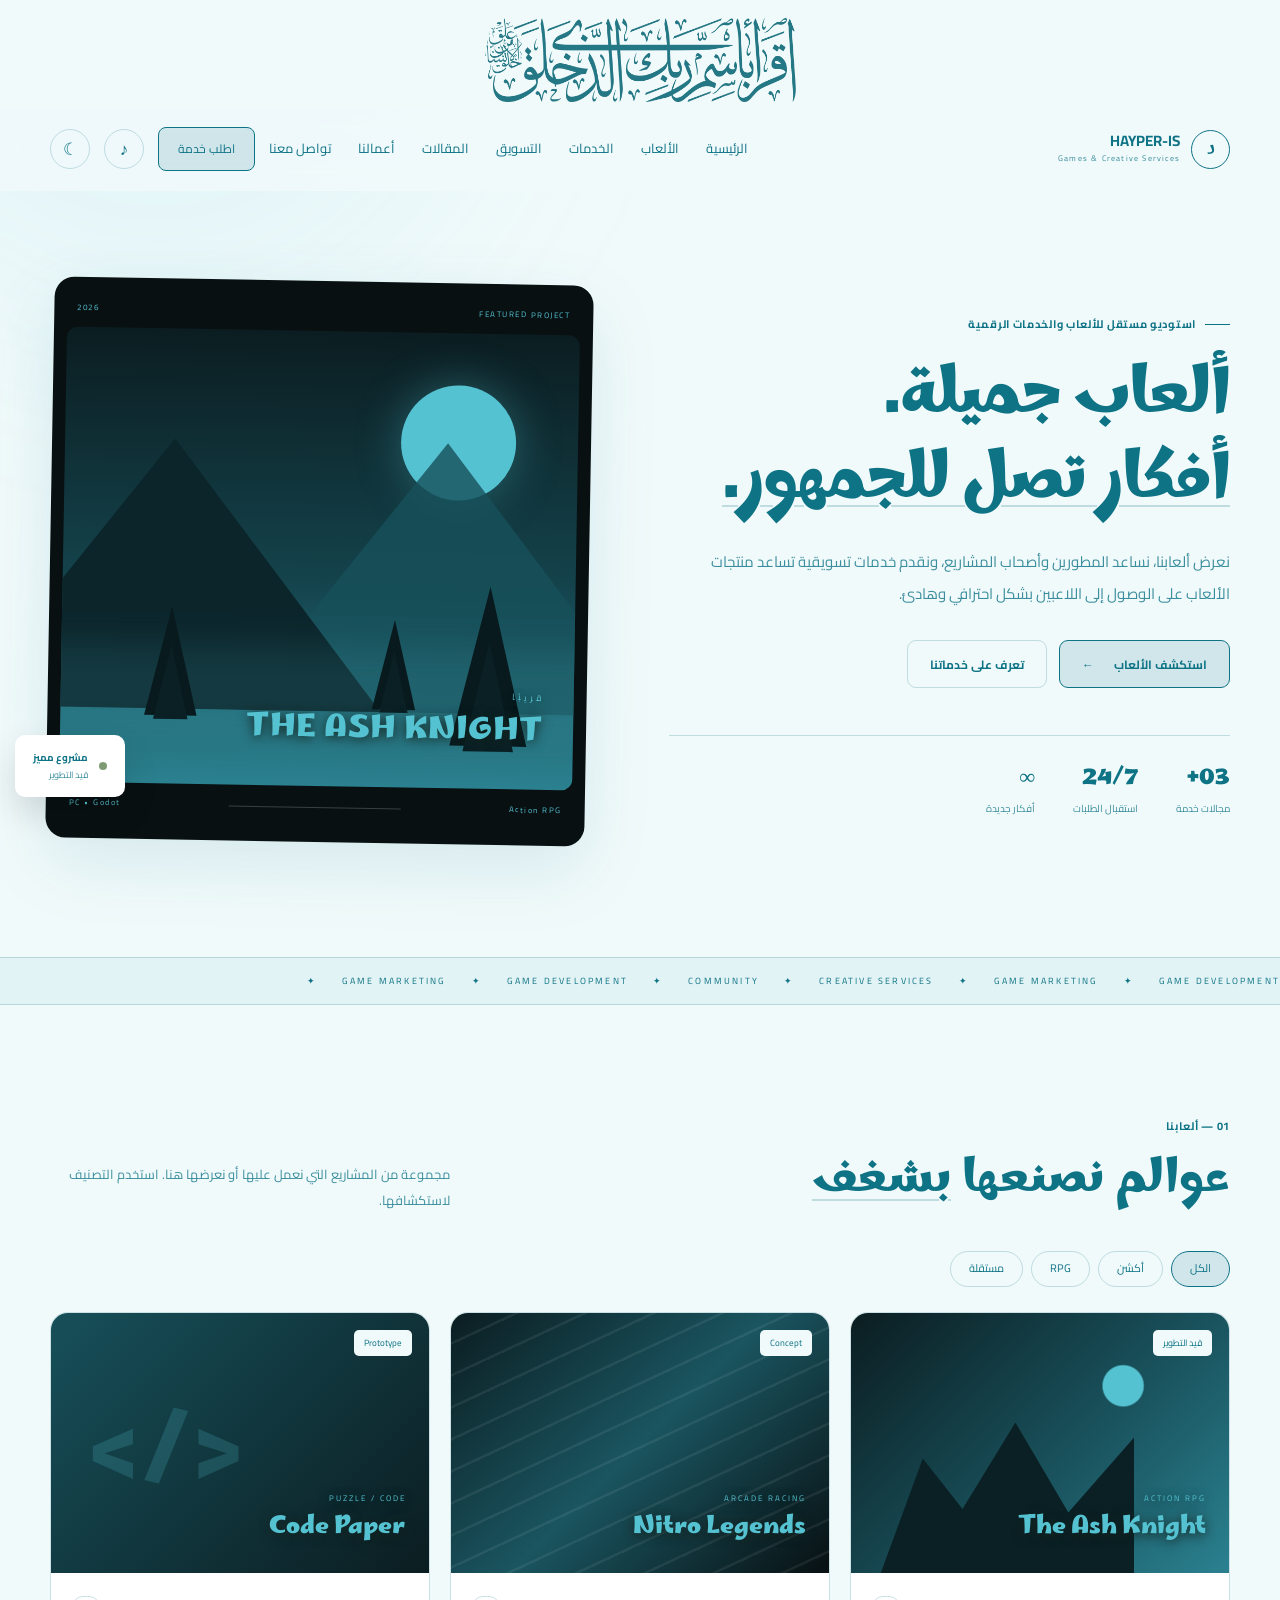
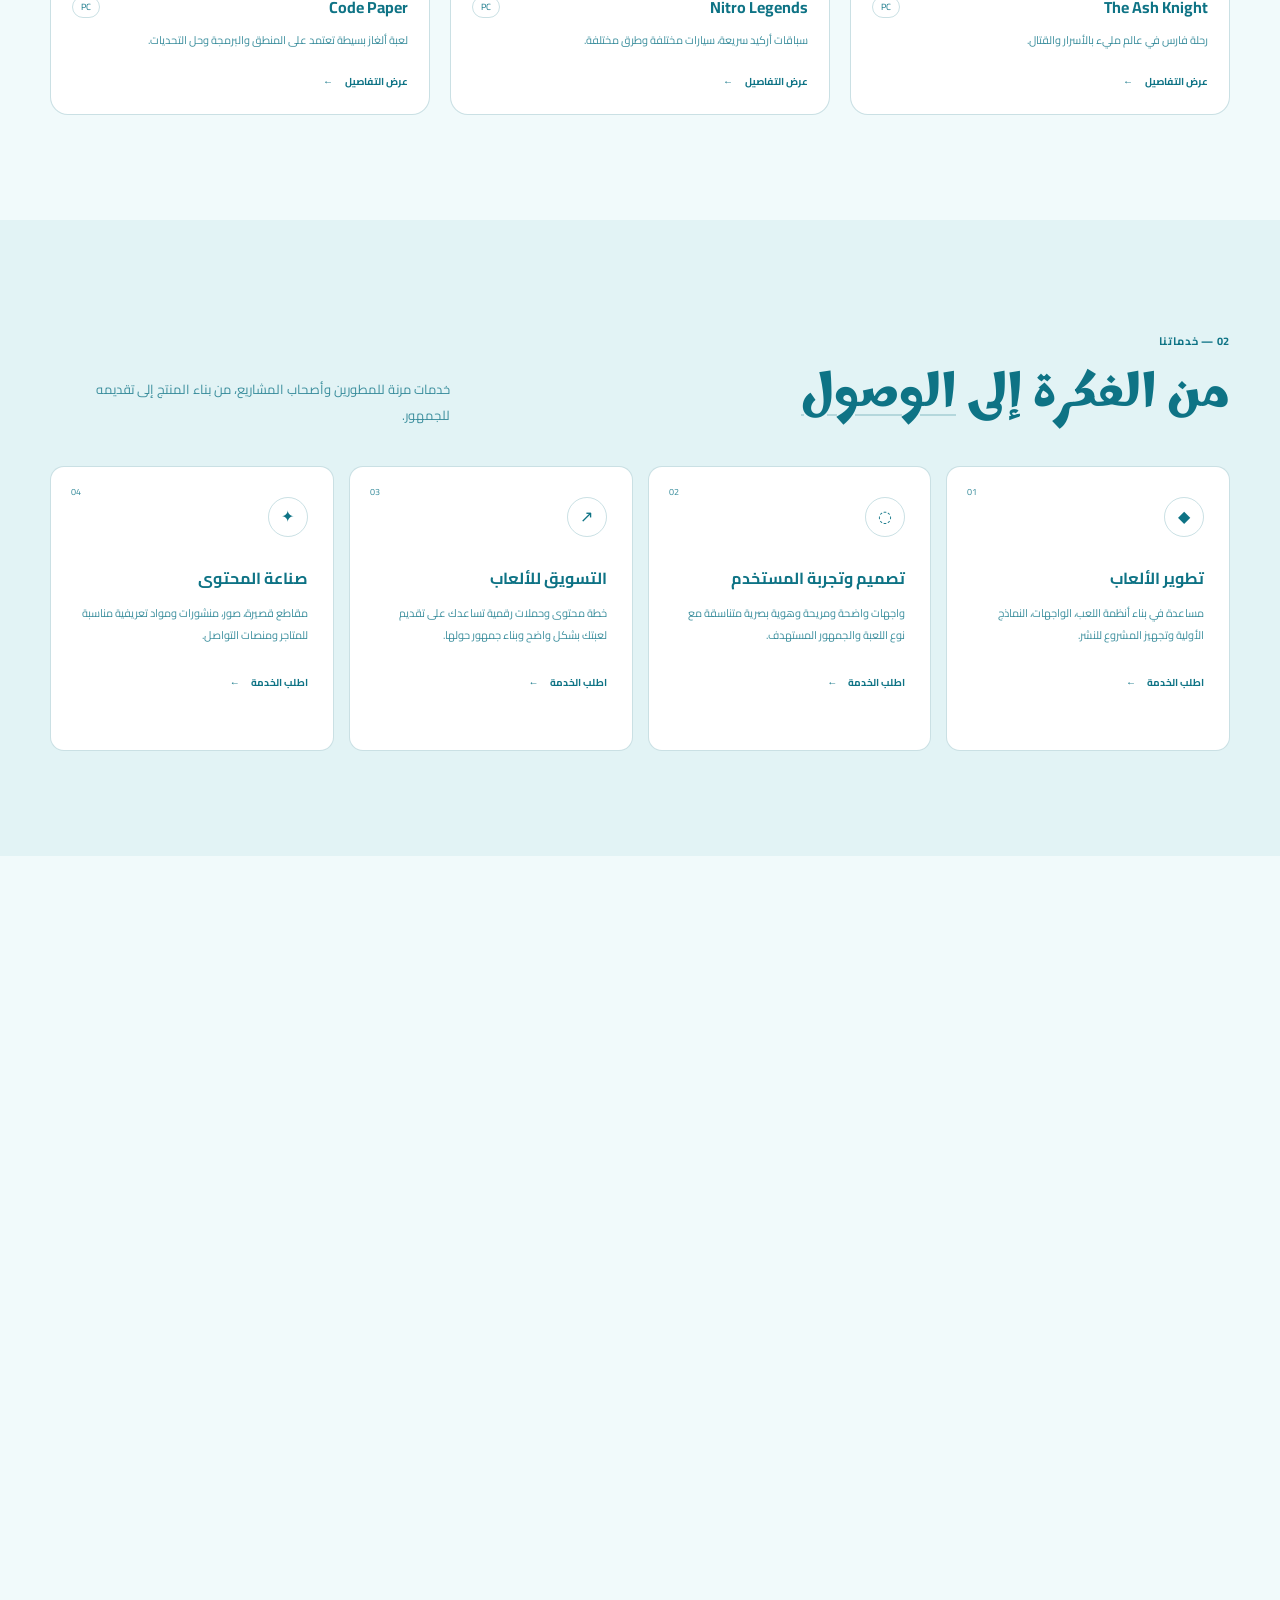
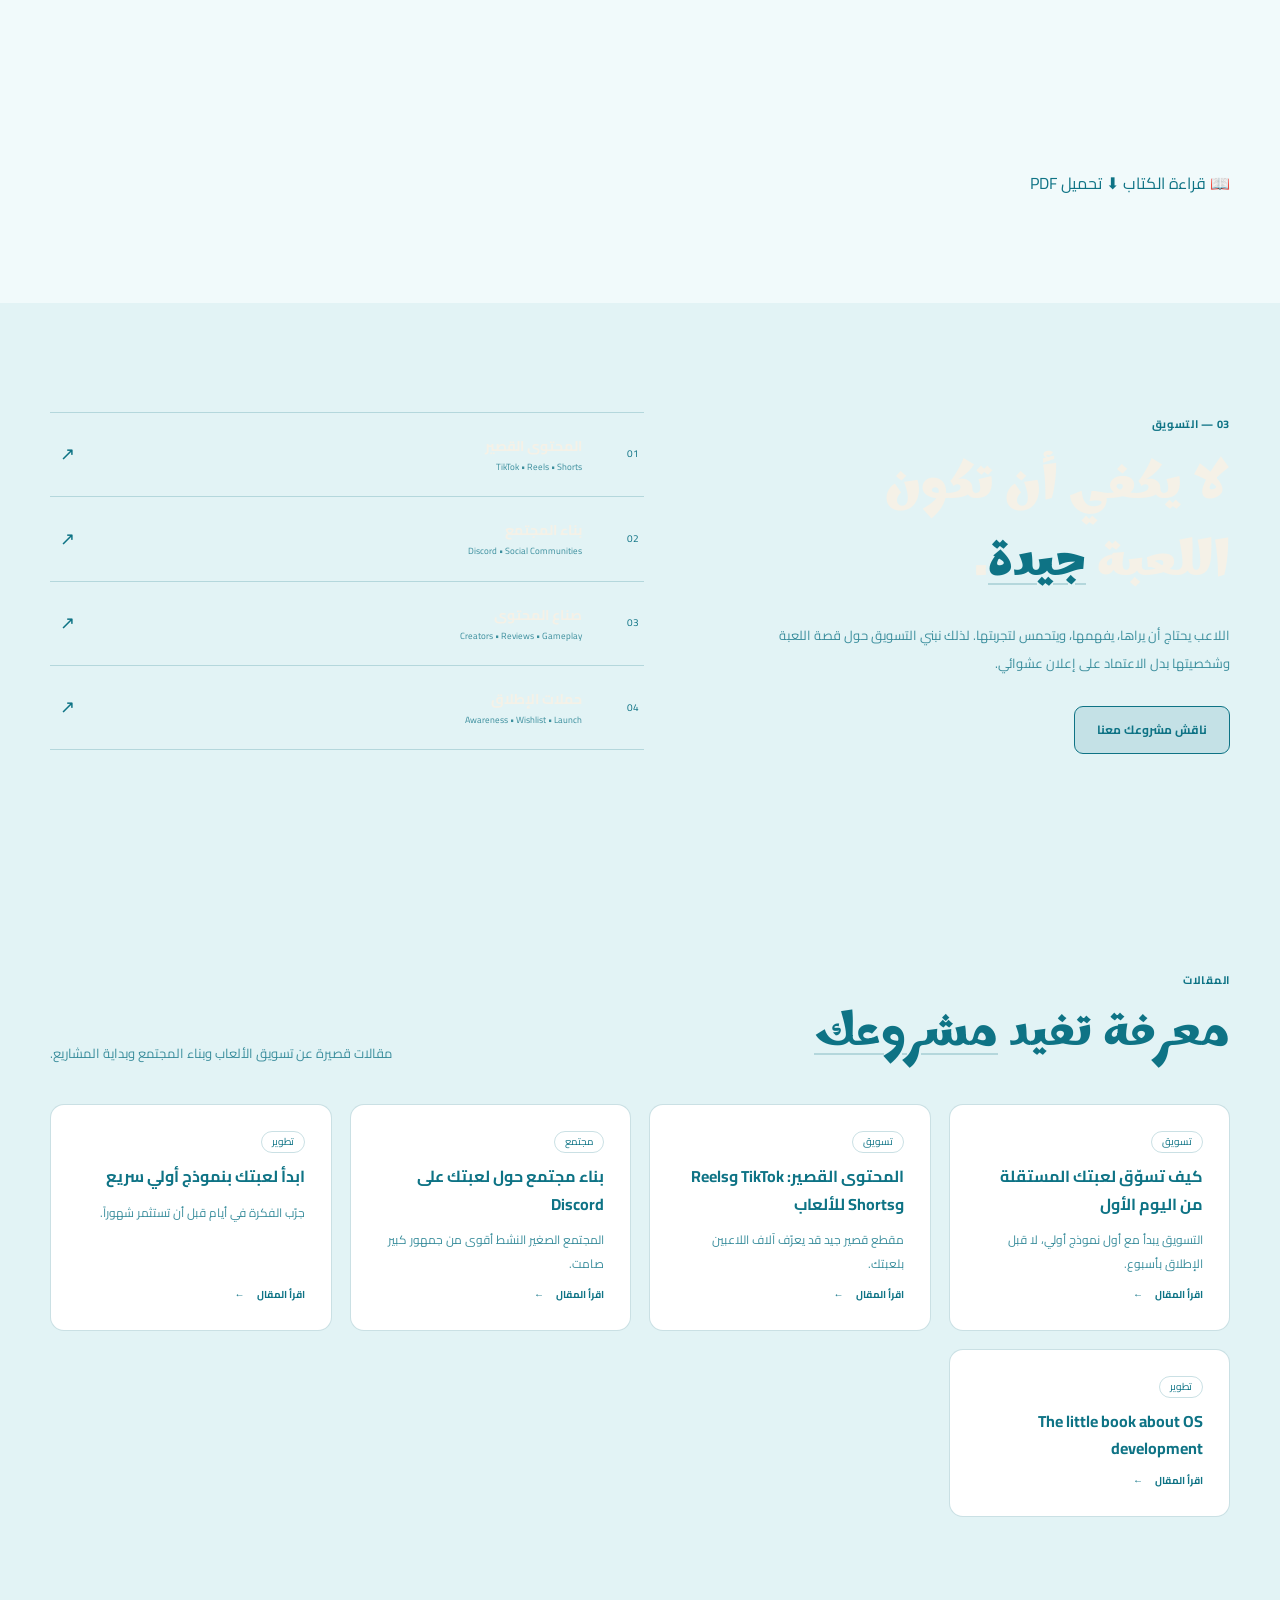
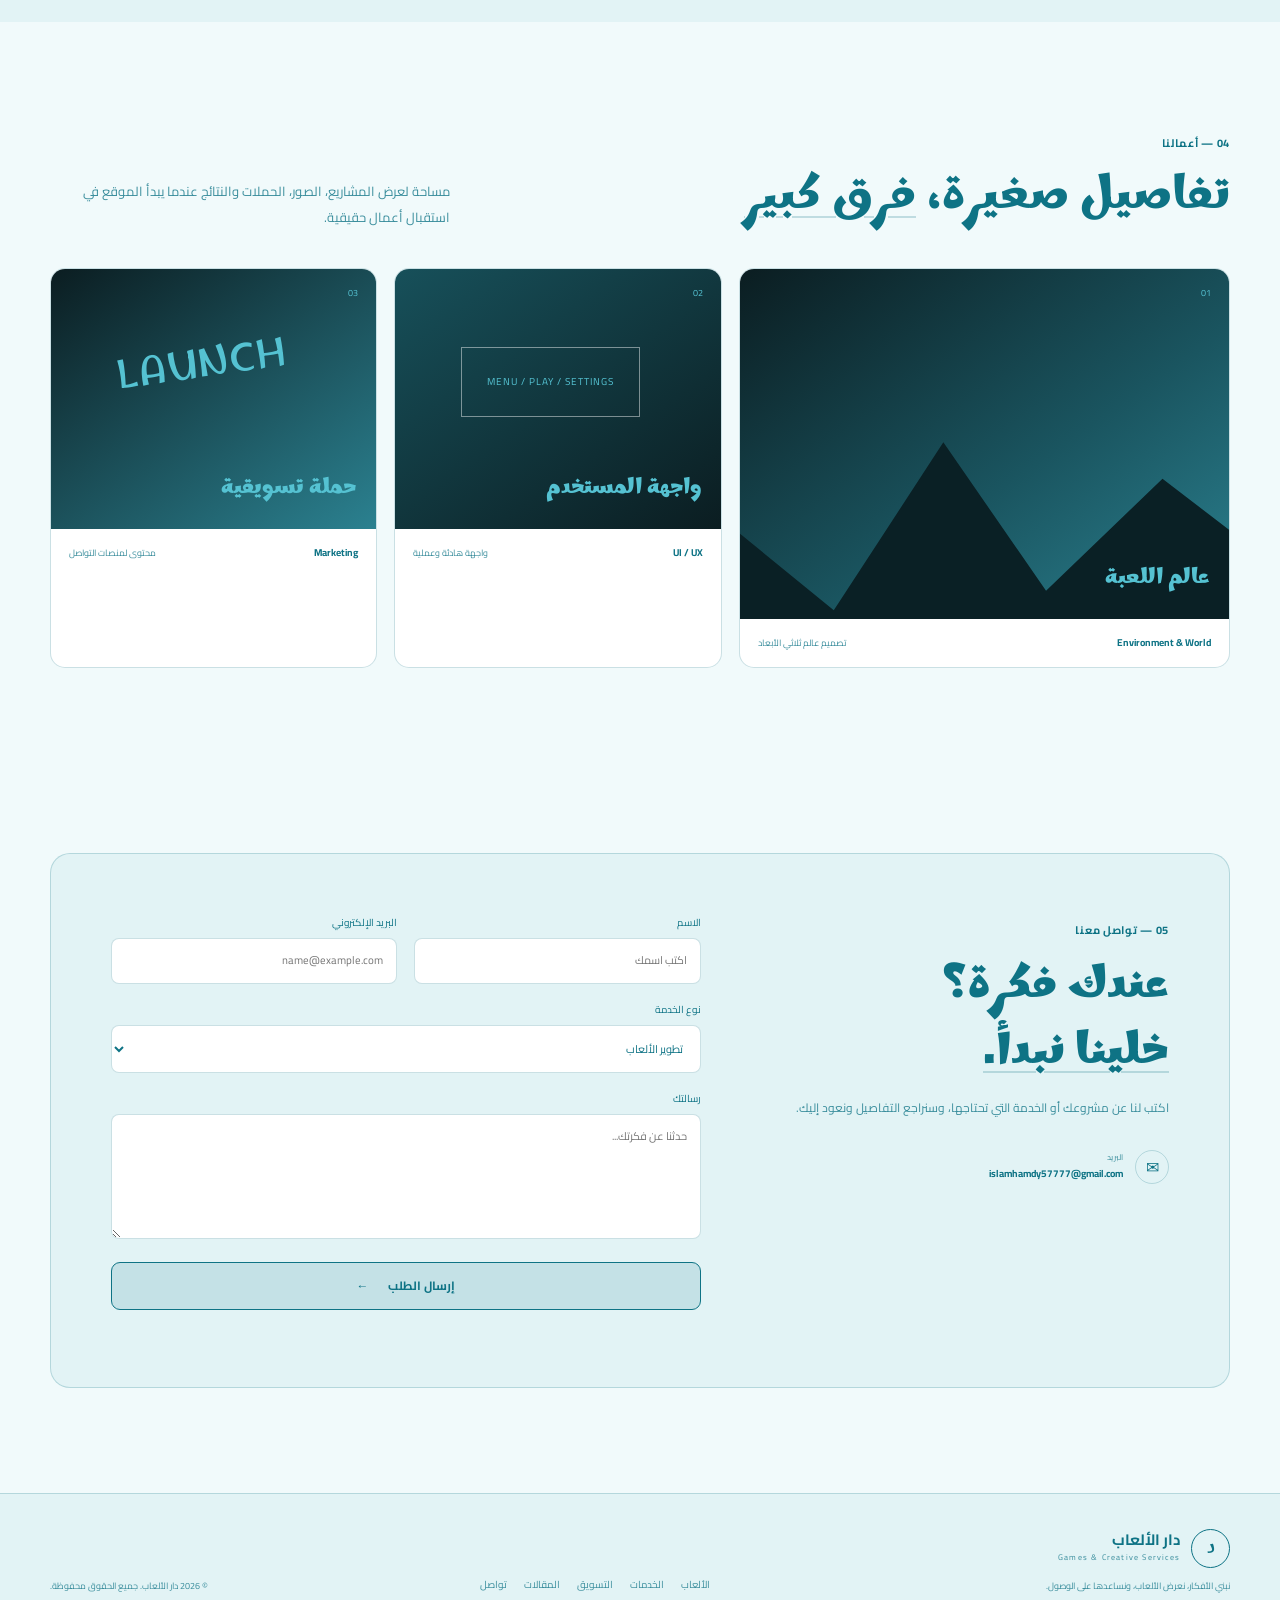
<file: index.html>
<!DOCTYPE html>
<html lang="ar" dir="rtl">
<head>
  <meta charset="UTF-8">
  <meta name="viewport" content="width=device-width, initial-scale=1.0">
  <meta name="description" content="منصة لعرض الألعاب وتقديم خدمات تطوير وتسويق الألعاب.">
  <title>دار الألعاب | ألعاب وخدمات وتسويق</title>
  <link rel="preconnect" href="https://fonts.googleapis.com">
  <link rel="preconnect" href="https://fonts.gstatic.com" crossorigin>
  <link href="https://fonts.googleapis.com/css2?family=Cairo:wght@400;500;600;700;800&family=Marhey:wght@400;500;600;700&display=swap" rel="stylesheet">
  <link rel="icon" href="assets/calligraphy.png">
  <script>try{var t=localStorage.getItem("theme");if(!t)t=matchMedia("(prefers-color-scheme: light)").matches?"light":"dark";document.documentElement.dataset.theme=t}catch(e){document.documentElement.dataset.theme="dark"}</script>
  <link rel="stylesheet" href="style.css">
</head>
<body>
  <div class="page-glow"></div>
  <div class="top-banner"><img src="assets/calligraphy.png" alt="اقرأ باسم ربك الذي خلق"></div>

  <header class="site-header" id="top">
    <div class="container nav-wrap">
      <a class="brand" href="#home" aria-label="دار الألعاب">
        <span class="brand-mark">د</span>
        <span>
          <strong>HAYPER-IS</strong>
          <small>Games & Creative Services</small>
        </span>
      </a>

      <button class="menu-toggle" id="menuToggle" aria-label="فتح القائمة" aria-expanded="false">
        <span></span><span></span><span></span>
      </button>

      <nav class="main-nav" id="mainNav">
        <a href="#home">الرئيسية</a>
        <a href="#games">الألعاب</a>
        <a href="#services">الخدمات</a>
        <a href="#marketing">التسويق</a>
        <a href="#articles">المقالات</a>
        <a href="#work">أعمالنا</a>
        <a href="#contact">تواصل معنا</a>
      </nav>

      <a class="nav-cta" href="#contact">اطلب خدمة</a>
      <button class="icon-btn" id="musicBtn" aria-label="تشغيل الموسيقى" title="موسيقى">♪</button>
      <button class="icon-btn" id="themeToggle" aria-label="تبديل الوضع" title="الوضع الداكن / الفاتح">☾</button>
      <audio id="bgm" src="assets/music.mp3" loop preload="none"></audio>
    </div>
  </header>

  <main>
    <section class="hero section" id="home">
      <div class="container hero-grid">
        <div class="hero-copy reveal">
          <div class="eyebrow"><span></span> استوديو مستقل للألعاب والخدمات الرقمية</div>
          <h1>ألعاب جميلة.<br><em>أفكار تصل للجمهور.</em></h1>
          <p class="hero-text">
            نعرض ألعابنا، نساعد المطورين وأصحاب المشاريع، ونقدم خدمات تسويقية
            تساعد منتجات الألعاب على الوصول إلى اللاعبين بشكل احترافي وهادئ.
          </p>
          <div class="hero-actions">
            <a class="btn btn-primary" href="#games">استكشف الألعاب <span>←</span></a>
            <a class="btn btn-ghost" href="#services">تعرف على خدماتنا</a>
          </div>
          <div class="hero-notes">
            <div><strong>03+</strong><span>مجالات خدمة</span></div>
            <div><strong>24/7</strong><span>استقبال الطلبات</span></div>
            <div><strong>∞</strong><span>أفكار جديدة</span></div>
          </div>
        </div>

        <div class="hero-art reveal">
          <div class="art-frame">
            <div class="art-top"><span>FEATURED PROJECT</span><span>2026</span></div>
            <div class="art-scene">
              <div class="moon"></div>
              <div class="mountain mountain-back"></div>
              <div class="mountain mountain-front"></div>
              <div class="mist"></div>
              <div class="tree tree-1"></div>
              <div class="tree tree-2"></div>
              <div class="tree tree-3"></div>
              <div class="scene-title">
                <small>قريبًا</small>
                <strong>THE ASH KNIGHT</strong>
              </div>
            </div>
            <div class="art-bottom">
              <span>Action RPG</span>
              <span class="line"></span>
              <span>PC • Godot</span>
            </div>
          </div>
          <div class="floating-card">
            <span class="status-dot"></span>
            <div><b>مشروع مميز</b><small>قيد التطوير</small></div>
          </div>
        </div>
      </div>
    </section>

    <section class="marquee-band">
      <div class="marquee-track">
        <span>GAME DEVELOPMENT</span><i>✦</i><span>GAME MARKETING</span><i>✦</i>
        <span>CREATIVE SERVICES</span><i>✦</i><span>COMMUNITY</span><i>✦</i>
        <span>GAME DEVELOPMENT</span><i>✦</i><span>GAME MARKETING</span><i>✦</i>
      </div>
    </section>

    <section class="section games-section" id="games">
      <div class="container">
        <div class="section-heading reveal">
          <div>
            <span class="section-kicker">01 — ألعابنا</span>
            <h2>عوالم نصنعها <em>بشغف</em></h2>
          </div>
          <p>مجموعة من المشاريع التي نعمل عليها أو نعرضها هنا. استخدم التصنيف لاستكشافها.</p>
        </div>

        <div class="filters reveal" role="group" aria-label="تصفية الألعاب">
          <button class="filter active" data-filter="all">الكل</button>
          <button class="filter" data-filter="action">أكشن</button>
          <button class="filter" data-filter="rpg">RPG</button>
          <button class="filter" data-filter="indie">مستقلة</button>
        </div>

        <div class="games-grid" id="gamesGrid">
          <article class="game-card featured reveal" data-category="action rpg">
            <div class="game-cover cover-ash">
              <span class="game-badge">قيد التطوير</span>
              <div class="cover-content"><small>ACTION RPG</small><strong>The Ash Knight</strong></div>
            </div>
            <div class="game-info">
              <div><h3>The Ash Knight</h3><span>PC</span></div>
              <p>رحلة فارس في عالم مليء بالأسرار والقتال.</p>
              <button class="text-btn game-details" data-title="The Ash Knight" data-description="لعبة أكشن RPG تركز على الاستكشاف والقتال وبناء عالم غني بالتفاصيل.">عرض التفاصيل <b>←</b></button>
            </div>
          </article>

          <article class="game-card reveal" data-category="action indie">
            <div class="game-cover cover-nitro">
              <span class="game-badge">Concept</span>
              <div class="cover-content"><small>ARCADE RACING</small><strong>Nitro Legends</strong></div>
            </div>
            <div class="game-info">
              <div><h3>Nitro Legends</h3><span>PC</span></div>
              <p>سباقات أركيد سريعة، سيارات مختلفة وطرق مختلفة.</p>
              <button class="text-btn game-details" data-title="Nitro Legends" data-description="تجربة سباقات أركيد بأسلوب سينمائي وحركة سريعة ومنافسة ممتعة.">عرض التفاصيل <b>←</b></button>
            </div>
          </article>

          <article class="game-card reveal" data-category="rpg indie">
            <div class="game-cover cover-code">
              <span class="game-badge">Prototype</span>
              <div class="cover-content"><small>PUZZLE / CODE</small><strong>Code Paper</strong></div>
            </div>
            <div class="game-info">
              <div><h3>Code Paper</h3><span>PC</span></div>
              <p>لعبة ألغاز بسيطة تعتمد على المنطق والبرمجة وحل التحديات.</p>
              <button class="text-btn game-details" data-title="Code Paper" data-description="مشروع تجريبي يحول مفاهيم البرمجة الأساسية إلى تحديات وألغاز داخل اللعبة.">عرض التفاصيل <b>←</b></button>
            </div>
          </article>
        </div>
      </div>
    </section>

    <section class="section services-section" id="services">
      <div class="container">
        <div class="section-heading reveal">
          <div>
            <span class="section-kicker">02 — خدماتنا</span>
            <h2>من الفكرة إلى <em>الوصول</em></h2>
          </div>
          <p>خدمات مرنة للمطورين وأصحاب المشاريع، من بناء المنتج إلى تقديمه للجمهور.</p>
        </div>

        <div class="services-grid">
          <article class="service-card reveal">
            <span class="service-number">01</span><div class="service-icon">◆</div>
            <h3>تطوير الألعاب</h3>
            <p>مساعدة في بناء أنظمة اللعب، الواجهات، النماذج الأولية وتجهيز المشروع للنشر.</p>
            <a href="#contact">اطلب الخدمة <b>←</b></a>
          </article>
          <article class="service-card reveal">
            <span class="service-number">02</span><div class="service-icon">◌</div>
            <h3>تصميم وتجربة المستخدم</h3>
            <p>واجهات واضحة ومريحة وهوية بصرية متناسقة مع نوع اللعبة والجمهور المستهدف.</p>
            <a href="#contact">اطلب الخدمة <b>←</b></a>
          </article>
          <article class="service-card reveal">
            <span class="service-number">03</span><div class="service-icon">↗</div>
            <h3>التسويق للألعاب</h3>
            <p>خطة محتوى وحملات رقمية تساعدك على تقديم لعبتك بشكل واضح وبناء جمهور حولها.</p>
            <a href="#contact">اطلب الخدمة <b>←</b></a>
          </article>
          <article class="service-card reveal">
            <span class="service-number">04</span><div class="service-icon">✦</div>
            <h3>صناعة المحتوى</h3>
            <p>مقاطع قصيرة، صور، منشورات ومواد تعريفية مناسبة للمتاجر ومنصات التواصل.</p>
            <a href="#contact">اطلب الخدمة <b>←</b></a>
          </article>
        </div>
      </div>
    </section>
<section class="section book-section" id="book">
  <div class="container">
    <iframe
      src="assets/book.pdf"
      width="100%"
      height="800"
      style="border: none;"
      title="الكتاب">
      <p>المتصفح مش بيدعم عرض PDF.</p>
    </iframe>

    <div class="book-actions">
      <a href="assets/book.pdf" target="_blank" rel="noopener" class="pdf-button">📖 قراءة الكتاب</a>
      <a href="assets/book.pdf" download class="pdf-button">⬇ تحميل PDF</a>
    </div>
  </div>
</section>
    <section class="section marketing-section" id="marketing">
      <div class="container marketing-layout">
        <div class="marketing-copy reveal">
          <span class="section-kicker">03 — التسويق</span>
          <h2>لا يكفي أن تكون اللعبة <em>جيدة</em>.</h2>
          <p>اللاعب يحتاج أن يراها، يفهمها، ويتحمس لتجربتها. لذلك نبني التسويق حول قصة اللعبة وشخصيتها بدل الاعتماد على إعلان عشوائي.</p>
          <a class="btn btn-primary" href="#contact">ناقش مشروعك معنا</a>
        </div>
        <div class="marketing-list reveal">
          <div class="marketing-item"><span>01</span><div><h3>المحتوى القصير</h3><p>TikTok • Reels • Shorts</p></div><b>↗</b></div>
          <div class="marketing-item"><span>02</span><div><h3>بناء المجتمع</h3><p>Discord • Social Communities</p></div><b>↗</b></div>
          <div class="marketing-item"><span>03</span><div><h3>صناع المحتوى</h3><p>Creators • Reviews • Gameplay</p></div><b>↗</b></div>
          <div class="marketing-item"><span>04</span><div><h3>حملات الإطلاق</h3><p>Awareness • Wishlist • Launch</p></div><b>↗</b></div>
        </div>
      </div>
    </section>

    <section class="section articles-section" id="articles">
      <div class="container">
        <div class="section-heading reveal">
          <div><span class="section-kicker">المقالات</span><h2>معرفة تفيد <em>مشروعك</em></h2></div>
          <p>مقالات قصيرة عن تسويق الألعاب وبناء المجتمع وبداية المشاريع.</p>
        </div>
        <div class="articles-grid">
          <article class="article-card reveal"><span class="tag">تسويق</span><h3>كيف تسوّق لعبتك المستقلة من اليوم الأول</h3><p>التسويق يبدأ مع أول نموذج أولي، لا قبل الإطلاق بأسبوع.</p><button class="text-btn article-open">اقرأ المقال <b>←</b></button>
            <div class="article-body" hidden>
              <p>أكبر خطأ يقع فيه المطورون هو تأجيل التسويق إلى ما بعد انتهاء اللعبة. الجمهور يحتاج وقتاً ليعرفك ويتحمس، فابدأ مبكراً.</p>
              <h4>ابدأ بهذه الخطوات</h4>
              <ul><li>حدّد جمهورك: من اللاعب الذي ستعجبه لعبتك؟</li><li>اكتب جملة واحدة تشرح اللعبة وتجذب الانتباه.</li><li>شارك التقدم بانتظام: صور ومقاطع قصيرة من التطوير.</li><li>اجمع الناس في مكان واحد: قائمة بريد أو سيرفر Discord.</li><li>راقب ما يتفاعل معه الناس وكرّره.</li></ul>
              <p>القاعدة: اجعل اللاعب يرى لعبتك أكثر من مرة قبل يوم الإطلاق.</p>
            </div></article>
          <article class="article-card reveal"><span class="tag">تسويق</span><h3>المحتوى القصير: TikTok وReels وShorts للألعاب</h3><p>مقطع قصير جيد قد يعرّف آلاف اللاعبين بلعبتك.</p><button class="text-btn article-open">اقرأ المقال <b>←</b></button>
            <div class="article-body" hidden>
              <p>المقاطع القصيرة أسرع طريقة ليكتشفك لاعبون جدد، لأن المنصات تعرض المحتوى للناس حتى لو لم يتابعوك.</p>
              <h4>نصائح عملية</h4>
              <ul><li>اعرض أجمل لحظة في أول ثانيتين.</li><li>اجعل المقطع واضحاً بدون صوت، مع نص مكتوب.</li><li>انشر بانتظام بدل مقطع واحد كل شهر.</li><li>جرّب أفكاراً مختلفة: لحظة قتال، خطأ مضحك، قبل وبعد.</li><li>انقل نفس المقطع إلى المنصات الثلاث.</li></ul>
              <p>لا تنتظر الكمال، النشر والتعلم من النتائج أهم من التحضير الطويل.</p>
            </div></article>
          <article class="article-card reveal"><span class="tag">مجتمع</span><h3>بناء مجتمع حول لعبتك على Discord</h3><p>المجتمع الصغير النشط أقوى من جمهور كبير صامت.</p><button class="text-btn article-open">اقرأ المقال <b>←</b></button>
            <div class="article-body" hidden>
              <p>سيرفر Discord هو المكان الذي يتحول فيه المتابع إلى لاعب مخلص يدعم لعبتك وينشرها.</p>
              <h4>ابدأ بسيطاً</h4>
              <ul><li>قناة ترحيب مع قواعد قصيرة وواضحة.</li><li>قناة للأخبار وقناة للملاحظات والأفكار.</li><li>شارك نسخاً تجريبية واطلب رأي الأعضاء.</li><li>رد على الناس بنفسك، فهذا ما يبني الثقة.</li><li>نظّم فعاليات صغيرة مثل مسابقة أو جلسة لعب جماعية.</li></ul>
              <p>تجنب إنشاء قنوات كثيرة في البداية، فالسيرفر الفارغ يبدو ميتاً.</p>
            </div></article>
          <article class="article-card reveal"><span class="tag">تطوير</span><h3>ابدأ لعبتك بنموذج أولي سريع</h3><p>جرّب الفكرة في أيام قبل أن تستثمر شهوراً.</p><button class="text-btn article-open">اقرأ المقال <b>←</b></button>
            <div class="article-body" hidden>
              <p>النموذج الأولي (Prototype) يجيب عن سؤال واحد: هل الفكرة ممتعة فعلاً؟</p>
              <h4>الطريقة</h4>
              <ul><li>اختر ميكانيكا واحدة أساسية فقط.</li><li>ابنها بأبسط شكل ممكن بدون رسومات نهائية.</li><li>اجعل أصدقاءك يجربونها وراقب ردود أفعالهم.</li><li>قرر: تكمل، تعدّل، أو تبدأ فكرة جديدة.</li></ul>
              <p>لا تصقل ما لم تتأكد أنه يستحق، وهذا يوفر عليك وقتاً كبيراً.</p>
            </div></article>
           <article class="article-card reveal"><span class="tag">تطوير</span><h3>The little book about OS development</h3><button class="text-btn article-open">اقرأ المقال <b>←</b></button>
            <div class="article-body" hidden>
              <p>The little book about OS development</p>
              <h4>Commit</h4>
              <ul><li>How Much Memory is There?.</li><li>eax has the address of the page directory.</li><li>the memory in the page read-write or read-only.</li><li>In the x86 architecture, virtual memory .</li></ul>
              <p>Virtual Memory Through Segmentation?.</p>
              <p>You could skip paging entirely and just use segmentation for virtual memory. Each user mode process would
                get its own segment, with base address and limit properly set up. This way no process can see the memory of
                another process. A problem with this is that the physical memory for a process needs to be contiguous (or at
                least it is very convenient if it is). Either we need to know in advance how much memory the program will
                require (unlikely), or we can move the memory segments to places where they can grow when the limit is
                reached (expensive, causes fragmentation - can result in “out of memory” even though enough memory is
                available). Paging solves both these problems.
              </p>
            </div></article>
        </div>
      </div>
    </section>

    <section class="section work-section" id="work">
      <div class="container">
        <div class="section-heading reveal">
          <div><span class="section-kicker">04 — أعمالنا</span><h2>تفاصيل صغيرة، <em>فرق كبير</em></h2></div>
          <p>مساحة لعرض المشاريع، الصور، الحملات والنتائج عندما يبدأ الموقع في استقبال أعمال حقيقية.</p>
        </div>
        <div class="work-grid">
          <div class="work-item large reveal"><div class="work-visual visual-forest"><span>01</span><strong>عالم اللعبة</strong></div><div class="work-caption"><b>Environment & World</b><small>تصميم عالم ثلاثي الأبعاد</small></div></div>
          <div class="work-item reveal"><div class="work-visual visual-ui"><span>02</span><strong>واجهة المستخدم</strong></div><div class="work-caption"><b>UI / UX</b><small>واجهة هادئة وعملية</small></div></div>
          <div class="work-item reveal"><div class="work-visual visual-social"><span>03</span><strong>حملة تسويقية</strong></div><div class="work-caption"><b>Marketing</b><small>محتوى لمنصات التواصل</small></div></div>
        </div>
      </div>
    </section>

    <section class="section contact-section" id="contact">
      <div class="container contact-box reveal">
        <div class="contact-intro">
          <span class="section-kicker">05 — تواصل معنا</span>
          <h2>عندك فكرة؟<br><em>خلينا نبدأ.</em></h2>
          <p>اكتب لنا عن مشروعك أو الخدمة التي تحتاجها، وسنراجع التفاصيل ونعود إليك.</p>
          <div class="contact-detail"><span>✉</span><div><small>البريد</small><b><a href="mailto:islamhamdy57777@gmail.com">islamhamdy57777@gmail.com</a></b></div></div>
        </div>

        <form class="contact-form" id="contactForm">
          <label>الاسم<input type="text" name="name" placeholder="اكتب اسمك" required></label>
          <label>البريد الإلكتروني<input type="email" name="email" placeholder="name@example.com" required></label>
          <label>نوع الخدمة
            <select name="service">
              <option>تطوير الألعاب</option><option>التصميم و UI/UX</option><option>التسويق</option><option>صناعة المحتوى</option><option>أخرى</option>
            </select>
          </label>
          <label>رسالتك<textarea name="message" rows="5" placeholder="حدثنا عن فكرتك..." required></textarea></label>
          <button class="btn btn-primary" type="submit">إرسال الطلب <span>←</span></button>
          <p class="form-message" id="formMessage" aria-live="polite"></p>
        </form>
      </div>
    </section>
  </main>

  <footer class="site-footer">
    <div class="container footer-wrap">
      <div><a class="brand" href="#home"><span class="brand-mark">د</span><span><strong>دار الألعاب</strong><small>Games & Creative Services</small></span></a><p>نبني الأفكار، نعرض الألعاب، ونساعدها على الوصول.</p></div>
      <div class="footer-links"><a href="#games">الألعاب</a><a href="#services">الخدمات</a><a href="#marketing">التسويق</a><a href="#articles">المقالات</a><a href="#contact">تواصل</a></div>
      <div class="copyright">© <span id="year"></span> دار الألعاب. جميع الحقوق محفوظة.</div>
    </div>
  </footer>

  <div class="modal" id="gameModal" aria-hidden="true">
    <div class="modal-backdrop" data-close-modal></div>
    <div class="modal-card">
      <button class="modal-close" data-close-modal aria-label="إغلاق">×</button>
      <span class="section-kicker">GAME DETAILS</span>
      <h2 id="modalTitle">عنوان اللعبة</h2>
      <p id="modalDescription"></p>
      <div class="modal-body" id="modalBody"></div>
      <a href="#contact" class="btn btn-primary" data-close-modal>تواصل حول المشروع</a>
    </div>
  </div>

  <div id="toast" role="status" aria-live="polite"></div>
  <script src="script.js"></script>
</body>
</html>
</file>
<file: style.css>
/* ===== ثيم أحادي اللون: دارك / لايت ===== */
:root,[data-theme="dark"]{--bg:#0a1315;--bg2:#0f1c1f;--card:#122327;--teal:#55c2d2;--tealfix:#55c2d2;--line:rgba(85,194,210,.22);--shadow:0 24px 70px rgba(0,0,0,.45);--radius:18px;color-scheme:dark}
[data-theme="light"]{--bg:#f1fafb;--bg2:#e2f3f5;--card:#fff;--teal:#0e7385;--line:rgba(14,115,133,.22);--shadow:0 24px 70px rgba(14,115,133,.12);color-scheme:light}
:root{--ink:var(--teal);--muted:color-mix(in srgb,var(--teal) 80%,var(--bg));--gold:var(--teal);--gold-light:var(--teal);--green:var(--bg2);--green-2:var(--bg2);--paper:var(--bg);--cream:var(--bg2);--paper-2:var(--bg2)}
*{box-sizing:border-box;margin:0;padding:0}
html{scroll-behavior:smooth}
body{font-family:"Cairo",sans-serif;background:var(--paper);color:var(--ink);line-height:1.8;overflow-x:hidden}
body.no-scroll{overflow:hidden}
a{text-decoration:none;color:inherit}
button,input,select,textarea{font:inherit}
button{cursor:pointer}
.container{width:min(1180px,calc(100% - 48px));margin:auto}
.section{padding:105px 0;position:relative}
.page-glow{position:fixed;inset:-40% auto auto -15%;width:700px;height:700px;border-radius:50%;background:rgba(167,134,80,.08);filter:blur(100px);pointer-events:none;z-index:-1}
.site-header{position:sticky;top:0;z-index:50;background:rgba(251,250,246,.88);backdrop-filter:blur(14px);border-bottom:1px solid transparent;transition:.3s}
.site-header.scrolled{border-color:var(--line);box-shadow:0 8px 30px rgba(0,0,0,.04)}
.nav-wrap{height:82px;display:flex;align-items:center;gap:30px}
.brand{display:flex;align-items:center;gap:11px;white-space:nowrap}
.brand-mark{width:39px;height:39px;display:grid;place-items:center;border:1px solid var(--gold);color:var(--gold);font-family:"Marhey",sans-serif;font-size:21px;border-radius:50%}
.brand strong{display:block;font-size:15px;line-height:1.2}
.brand small{display:block;font-size:8px;letter-spacing:1.2px;color:var(--muted);margin-top:2px}
.main-nav{display:flex;align-items:center;gap:27px;margin-right:auto}
.main-nav a{font-size:13px;color:#515752;position:relative;padding:6px 0}
.main-nav a:after{content:"";position:absolute;right:0;bottom:0;width:0;height:1px;background:var(--gold);transition:.25s}
.main-nav a:hover:after{width:100%}
.nav-cta{background:var(--green);color:#fff;padding:10px 19px;border-radius:8px;font-size:12px;transition:.25s}
.nav-cta:hover,.btn-primary:hover{background:#172a24;transform:translateY(-2px)}
.menu-toggle{display:none;background:none;border:0;width:40px;height:40px}
.menu-toggle span{display:block;width:24px;height:2px;background:var(--ink);margin:5px auto}
.hero{padding:90px 0 115px;min-height:680px;display:flex;align-items:center}
.hero-grid{display:grid;grid-template-columns:1.02fr .98fr;gap:80px;align-items:center}
.eyebrow,.section-kicker{display:inline-flex;align-items:center;gap:9px;color:var(--gold);font-size:11px;font-weight:700;letter-spacing:.7px}
.eyebrow span{width:25px;height:1px;background:var(--gold)}
.hero h1{font-family:"Marhey",sans-serif;font-size:clamp(42px,5.3vw,74px);font-weight:600;line-height:1.25;margin:20px 0 22px;letter-spacing:-2px}
em{font-style:normal;color:var(--gold)}
.hero-text{max-width:600px;color:var(--muted);font-size:15px;line-height:2.15}
.hero-actions{display:flex;gap:12px;margin-top:30px;flex-wrap:wrap}
.btn{display:inline-flex;align-items:center;justify-content:center;gap:20px;min-height:48px;padding:0 22px;border-radius:9px;border:1px solid transparent;font-size:12px;font-weight:700;transition:.25s}
.btn-primary{background:var(--green);color:#fff}
.btn-ghost{border-color:var(--line);background:rgba(255,255,255,.4)}
.btn-ghost:hover{border-color:var(--gold);transform:translateY(-2px)}
.hero-notes{display:flex;gap:38px;margin-top:47px;padding-top:24px;border-top:1px solid var(--line);max-width:580px}
.hero-notes div{display:flex;flex-direction:column}
.hero-notes strong{font-family:"Marhey";font-size:22px;color:var(--green)}
.hero-notes span{font-size:10px;color:var(--muted)}
.hero-art{position:relative}
.art-frame{background:#182822;padding:13px;border-radius:20px;box-shadow:var(--shadow);transform:rotate(1deg)}
.art-top,.art-bottom{height:37px;color:#c4c9c0;display:flex;align-items:center;justify-content:space-between;font-size:8px;letter-spacing:1.5px;padding:0 10px}
.art-bottom{height:43px}.art-bottom .line{height:1px;background:rgba(255,255,255,.2);width:35%}
.art-scene{height:455px;position:relative;overflow:hidden;border-radius:11px;background:linear-gradient(180deg,#253c3a 0%,#5b7168 50%,#c0a47c 100%)}
.moon{position:absolute;width:115px;height:115px;border-radius:50%;background:#eee4c7;top:52px;right:62px;box-shadow:0 0 45px rgba(238,228,199,.25)}
.mountain{position:absolute;bottom:75px;width:0;height:0;border-left:210px solid transparent;border-right:210px solid transparent;border-bottom:270px solid #334b43}
.mountain-back{right:-80px;opacity:.8;border-bottom-color:#405b50}.mountain-front{left:-100px;border-bottom-color:#263d36}
.mist{position:absolute;inset:auto -10% 50px;height:90px;background:rgba(218,211,187,.17);filter:blur(16px)}
.tree{position:absolute;bottom:50px;width:0;height:0;border-left:35px solid transparent;border-right:35px solid transparent;border-bottom:145px solid #1d302a}
.tree:after{content:"";position:absolute;left:-23px;top:50px;border-left:23px solid transparent;border-right:23px solid transparent;border-bottom:100px solid #20372f}
.tree-1{right:50px;transform:scale(1.1)}.tree-2{left:75px;transform:scale(.75)}.tree-3{right:145px;transform:scale(.62)}
.scene-title{position:absolute;bottom:30px;right:30px;color:#f7f0dd;text-shadow:0 2px 12px #14241e}
.scene-title small{display:block;font-size:9px;letter-spacing:3px}.scene-title strong{font-family:"Marhey";font-size:30px;letter-spacing:1px}
.floating-card{position:absolute;left:-35px;bottom:45px;background:var(--paper);padding:14px 18px;display:flex;align-items:center;gap:11px;border-radius:10px;box-shadow:0 15px 35px rgba(0,0,0,.12)}
.status-dot{width:8px;height:8px;border-radius:50%;background:#809b73}
.floating-card b,.floating-card small{display:block}.floating-card b{font-size:10px}.floating-card small{font-size:9px;color:var(--muted)}
.marquee-band{overflow:hidden;background:var(--green);color:#d8d3c6;border-block:1px solid #465e54;padding:15px 0}
.marquee-track{width:max-content;display:flex;align-items:center;gap:25px;font-size:9px;letter-spacing:2.2px;animation:marquee 24s linear infinite}
.marquee-track i{color:var(--gold-light);font-style:normal}
@keyframes marquee{to{transform:translateX(50%)}}
.section-heading{display:flex;justify-content:space-between;gap:50px;align-items:end;margin-bottom:38px}
.section-heading h2{font-family:"Marhey";font-weight:600;font-size:clamp(30px,4vw,48px);line-height:1.35;margin-top:9px}
.section-heading p{max-width:400px;color:var(--muted);font-size:13px;line-height:2}
.filters{display:flex;gap:8px;margin-bottom:25px}
.filter{border:1px solid var(--line);background:transparent;color:var(--muted);border-radius:20px;padding:7px 18px;font-size:11px;transition:.2s}
.filter.active,.filter:hover{background:var(--green);color:#fff;border-color:var(--green)}
.games-grid{display:grid;grid-template-columns:repeat(3,1fr);gap:20px}
.game-card{background:#fff;border:1px solid var(--line);border-radius:var(--radius);overflow:hidden;transition:.3s}
.game-card:hover{transform:translateY(-5px);box-shadow:var(--shadow)}
.game-card.featured{grid-column:span 1}
.game-cover{height:260px;position:relative;overflow:hidden;display:flex;align-items:flex-end;padding:23px}
.cover-ash{background:radial-gradient(circle at 72% 28%,#bba778 0 7%,transparent 7.5%),linear-gradient(135deg,#263b35,#65786b 55%,#b7986d)}
.cover-ash:after{content:"";position:absolute;bottom:-30px;left:5%;width:70%;height:180px;background:#263a33;clip-path:polygon(0 100%,20% 20%,35% 48%,55% 0,75% 50%,100% 8%,100% 100%)}
.cover-nitro{background:linear-gradient(135deg,#333d3a,#87734e 48%,#242b29);}.cover-nitro:after{content:"";position:absolute;inset:0;background:repeating-linear-gradient(155deg,transparent 0 26px,rgba(255,255,255,.07) 27px 29px)}
.cover-code{background:linear-gradient(135deg,#d8d0bb,#75847a);}.cover-code:after{content:"</>";position:absolute;left:35px;top:40px;font-size:100px;font-weight:800;color:rgba(38,59,53,.18)}
.game-badge{position:absolute;top:17px;right:17px;background:rgba(251,250,246,.9);padding:5px 10px;border-radius:5px;font-size:9px;z-index:2}
.cover-content{position:relative;z-index:2;color:#fff;text-shadow:0 2px 12px #17241f}.cover-content small{display:block;font-size:8px;letter-spacing:2px}.cover-content strong{font-family:"Marhey";font-size:24px}
.game-info{padding:20px 21px}.game-info>div{display:flex;align-items:center;justify-content:space-between}.game-info h3{font-size:16px}.game-info>div span{font-size:9px;color:var(--gold);border:1px solid rgba(167,134,80,.3);padding:2px 8px;border-radius:12px}.game-info p{font-size:11px;color:var(--muted);line-height:1.9;margin:9px 0 14px}.text-btn{border:0;background:none;color:var(--green);font-size:10px;font-weight:700}.text-btn b{margin-right:10px}
.services-section{background:var(--cream)}
.services-grid{display:grid;grid-template-columns:repeat(4,1fr);gap:15px}
.service-card{position:relative;background:var(--paper);padding:30px 25px;border:1px solid var(--line);border-radius:14px;min-height:285px;transition:.3s}
.service-card:hover{transform:translateY(-4px);border-color:rgba(167,134,80,.45)}
.service-number{position:absolute;left:20px;top:17px;color:#bcb8ad;font-size:9px}
.service-icon{width:40px;height:40px;border:1px solid rgba(167,134,80,.45);display:grid;place-items:center;color:var(--gold);border-radius:50%;margin-bottom:27px}
.service-card h3{font-size:16px;margin-bottom:10px}.service-card p{font-size:11px;color:var(--muted);line-height:2;margin-bottom:20px}.service-card a{font-size:10px;color:var(--green);font-weight:700}
.service-card a b{margin-right:9px}
.marketing-section{background:var(--green);color:#f5f1e7}
.marketing-layout{display:grid;grid-template-columns:.9fr 1.1fr;gap:100px;align-items:center}
.marketing-copy h2{font-family:"Marhey";font-size:clamp(33px,4vw,52px);line-height:1.5;margin:12px 0 18px}.marketing-copy p{color:#c1c9c1;font-size:13px;line-height:2.2;max-width:520px;margin-bottom:28px}
.marketing-list{border-top:1px solid rgba(255,255,255,.16)}
.marketing-item{display:grid;grid-template-columns:42px 1fr 20px;align-items:center;gap:15px;padding:21px 5px;border-bottom:1px solid rgba(255,255,255,.16);transition:.25s}
.marketing-item:hover{padding-right:15px;background:rgba(255,255,255,.025)}.marketing-item>span{color:#b8a276;font-size:10px}.marketing-item h3{font-size:14px}.marketing-item p{font-size:9px;color:#9da9a2}.marketing-item>b{font-size:18px;font-weight:400;color:#b8a276}
.work-grid{display:grid;grid-template-columns:1.5fr 1fr 1fr;gap:17px}
.work-item{border:1px solid var(--line);background:#fff;border-radius:15px;overflow:hidden}.work-visual{height:260px;position:relative;display:flex;align-items:flex-end;padding:20px;color:#fff;overflow:hidden}.work-item.large .work-visual{height:350px}.work-visual span{position:absolute;top:16px;right:18px;font-size:9px;color:#e1dac9}.work-visual strong{font-family:"Marhey";font-size:22px;position:relative;z-index:2}.visual-forest{background:linear-gradient(145deg,#1e332c,#73856f 58%,#b19a73)}.visual-forest:after{content:"";position:absolute;inset:40% -20% -20%;background:#263c32;clip-path:polygon(0 100%,12% 40%,28% 72%,44% 12%,59% 65%,76% 25%,100% 70%,100% 100%)}.visual-ui{background:linear-gradient(145deg,#b5aa91,#596b61)}.visual-ui:after{content:"MENU  /  PLAY  /  SETTINGS";position:absolute;left:20%;top:30%;padding:25px;border:1px solid rgba(255,255,255,.45);color:#fff;font-size:10px;letter-spacing:1px}.visual-social{background:linear-gradient(145deg,#2c413a,#9d8156)}.visual-social:after{content:"LAUNCH";position:absolute;left:20%;top:25%;font-family:"Marhey";font-size:38px;color:rgba(255,255,255,.3);transform:rotate(-8deg)}
.work-caption{padding:15px 18px;display:flex;justify-content:space-between;align-items:center}.work-caption b{font-size:10px}.work-caption small{font-size:9px;color:var(--muted)}
.contact-section{padding-top:80px}.contact-box{display:grid;grid-template-columns:.8fr 1.2fr;gap:75px;background:var(--cream);border:1px solid var(--line);padding:60px;border-radius:20px}
.contact-intro h2{font-family:"Marhey";font-size:46px;line-height:1.45;margin:10px 0}.contact-intro>p{font-size:12px;color:var(--muted);max-width:390px;line-height:2;margin-bottom:30px}
.contact-detail{display:flex;align-items:center;gap:12px;margin-top:15px}.contact-detail>span{width:34px;height:34px;border:1px solid var(--line);border-radius:50%;display:grid;place-items:center;color:var(--gold)}.contact-detail small,.contact-detail b{display:block}.contact-detail small{font-size:8px;color:var(--muted)}.contact-detail b{font-size:10px}
.contact-form{display:grid;grid-template-columns:1fr 1fr;gap:17px}.contact-form label{font-size:10px;color:#555d57}.contact-form label:nth-of-type(3),.contact-form label:nth-of-type(4),.contact-form button,.form-message{grid-column:1/-1}
input,select,textarea{width:100%;margin-top:6px;border:1px solid var(--line);background:rgba(255,255,255,.65);padding:12px 13px;border-radius:8px;outline:none;color:var(--ink);font-size:11px;transition:.2s}textarea{resize:vertical;min-height:125px}input:focus,select:focus,textarea:focus{border-color:var(--gold);box-shadow:0 0 0 3px rgba(167,134,80,.08)}.form-message{font-size:10px;color:var(--green)}
.site-footer{border-top:1px solid var(--line);padding:35px 0;background:#f7f5ef}.footer-wrap{display:grid;grid-template-columns:1.4fr .8fr 1fr;align-items:end;gap:30px}.footer-wrap p{font-size:9px;color:var(--muted);margin-top:10px}.footer-links{display:flex;gap:17px;font-size:10px;color:var(--muted)}.copyright{font-size:9px;color:#989b96;text-align:left}
.modal{position:fixed;inset:0;z-index:100;display:none;align-items:center;justify-content:center;padding:25px}.modal.open{display:flex}.modal-backdrop{position:absolute;inset:0;background:rgba(18,29,25,.68);backdrop-filter:blur(5px)}.modal-card{position:relative;z-index:2;width:min(520px,100%);background:var(--paper);padding:45px;border-radius:18px;box-shadow:0 30px 100px rgba(0,0,0,.25)}.modal-card h2{font-family:"Marhey";font-size:34px;margin:12px 0}.modal-card p{font-size:12px;color:var(--muted);line-height:2;margin-bottom:25px}.modal-close{position:absolute;left:18px;top:15px;background:none;border:0;font-size:28px;color:var(--muted)}
.reveal{opacity:0;transform:translateY(18px);transition:opacity .7s ease,transform .7s ease}.reveal.visible{opacity:1;transform:none}

/* ===== تعديلات اللون الواحد ===== */
body{background:var(--bg);color:var(--teal)}
.page-glow{background:rgba(85,194,210,.07)}
.top-banner{display:flex;justify-content:center;padding:18px 15px 6px;background:var(--bg)}
.top-banner img{height:clamp(54px,9vw,84px);width:auto;max-width:100%}
[data-theme="light"] .top-banner img,[data-theme="light"] .favimg{filter:brightness(.6) saturate(1.3)}
.nav-wrap{gap:14px}
.site-header{background:color-mix(in srgb,var(--bg) 88%,transparent)}
.main-nav a,.filter,.contact-form label,input,select,textarea{color:var(--teal)}
.menu-toggle span{background:var(--teal)}
.btn-primary,.nav-cta,.filter.active,.filter:hover{background:color-mix(in srgb,var(--teal) 14%,transparent);color:var(--teal);border:1px solid var(--teal)}
.nav-cta:hover,.btn-primary:hover{background:var(--teal);color:var(--bg)}
.btn-ghost{background:transparent;color:var(--teal);border-color:var(--line)}
.btn-ghost:hover{border-color:var(--teal)}
.hero-notes strong,.text-btn,.service-card a,.form-message,.marketing-item>span,.marketing-item>b,.contact-detail a{color:var(--teal)}
.hero-text,.section-heading p,.contact-intro>p,.game-info p,.service-card p,.marketing-copy p,.marketing-item p,.service-number,.copyright,.footer-wrap p,.footer-links,.brand small,.work-caption small,.contact-detail small,.floating-card small,.modal-card p{color:var(--muted)}
.game-card,.work-item,.service-card,.floating-card,input,select,textarea{background:var(--card)}
.service-card:hover{border-color:var(--teal)}
.service-icon,.game-info>div span{border-color:var(--line)}
.site-footer{background:var(--bg2)}
.marquee-band{color:var(--teal);background:var(--bg2);border-color:var(--line)}
.marketing-item,.marketing-list,.hero-notes{border-color:var(--line)}
.game-badge{background:var(--bg);color:var(--teal)}
em{color:var(--teal);text-decoration:underline;text-decoration-thickness:2px;text-underline-offset:8px;text-decoration-color:var(--line)}
.modal-backdrop{background:rgba(5,12,14,.75)}
.modal-card{background:var(--bg);max-height:86vh;overflow:auto;border:1px solid var(--line)}
.art-frame{background:#081012}
.art-top,.art-bottom,.scene-title,.cover-content,.work-visual,.work-visual span,.visual-ui:after,.visual-social:after{color:var(--tealfix)}
.art-scene{background:linear-gradient(180deg,#0b1d21,#14434c 55%,#2b8190)}
.moon{background:var(--tealfix);box-shadow:0 0 45px rgba(85,194,210,.35)}
.mountain{border-bottom-color:#0f3037}.mountain-back{border-bottom-color:#17505a}.mountain-front{border-bottom-color:#0b252b}
.tree{border-bottom-color:#081a1e}.tree:after{border-bottom-color:#0a2025}
.mist{background:rgba(85,194,210,.12)}
.cover-ash{background:radial-gradient(circle at 72% 28%,var(--tealfix) 0 6%,transparent 6.5%),linear-gradient(135deg,#0b1d21,#1a5560 60%,#2b8190)}
.cover-ash:after{background:#0a2025}
.cover-nitro{background:linear-gradient(135deg,#0b1d21,#1a5560 50%,#081012)}
.cover-code{background:linear-gradient(135deg,#17505a,#0b1d21)}.cover-code:after{color:rgba(85,194,210,.2)}
.visual-forest{background:linear-gradient(145deg,#0b1d21,#1a5560 58%,#2b8190)}.visual-forest:after{background:#0a2025}
.visual-ui{background:linear-gradient(145deg,#17505a,#0b1d21)}
.visual-social{background:linear-gradient(145deg,#0b1d21,#2b8190)}
.icon-btn{width:40px;height:40px;border-radius:50%;border:1px solid var(--line);background:transparent;color:var(--teal);font-size:17px;display:grid;place-items:center;transition:.25s;flex:none}
.icon-btn:hover,.icon-btn.on{background:var(--teal);color:var(--bg)}
.icon-btn.on{animation:pulse 2s infinite}
@keyframes pulse{50%{box-shadow:0 0 0 8px rgba(85,194,210,.18)}}
#toast{position:fixed;bottom:22px;left:50%;transform:translateX(-50%) translateY(20px);background:var(--card);color:var(--teal);border:1px solid var(--teal);padding:10px 18px;border-radius:10px;font-size:12px;opacity:0;pointer-events:none;transition:.3s;z-index:200}
#toast.show{opacity:1;transform:translateX(-50%)}
.articles-section{background:var(--bg2)}
.articles-grid{display:grid;grid-template-columns:repeat(auto-fit,minmax(250px,1fr));gap:18px}
.article-card{background:var(--card);border:1px solid var(--line);border-radius:14px;padding:26px;display:flex;flex-direction:column;gap:10px;transition:.3s}
.article-card:hover{transform:translateY(-4px);border-color:var(--teal)}
.article-card .tag{align-self:flex-start;font-size:10px;border:1px solid var(--line);border-radius:12px;padding:1px 10px}
.article-card h3{font-size:16px;line-height:1.7}
.article-card p{font-size:12px;color:var(--muted);line-height:2;flex:1}
.article-card small{font-size:10px;color:var(--muted)}
.article-card .text-btn{align-self:flex-start;padding:0}
.modal-body{margin-bottom:22px}
.modal-body h4{font-size:14px;margin:16px 0 4px}
.modal-body p,.modal-body li{font-size:13px;line-height:2;color:var(--muted)}
.modal-body ul{padding-right:20px}
@media(max-width:950px){
  .main-nav{gap:15px}.hero-grid,.marketing-layout{gap:45px}.services-grid{grid-template-columns:repeat(2,1fr)}.games-grid{grid-template-columns:repeat(2,1fr)}.game-card.featured{grid-column:span 2}.work-grid{grid-template-columns:1fr 1fr}.work-item.large{grid-column:span 2}.contact-box{gap:40px;padding:40px}
}
@media(max-width:760px){
  .container{width:min(100% - 30px,600px)}.section{padding:75px 0}.nav-wrap{height:70px}.nav-cta{display:none}.menu-toggle{display:block;margin-right:auto}.main-nav{position:absolute;top:70px;right:15px;left:15px;display:none;flex-direction:column;align-items:stretch;background:var(--paper);border:1px solid var(--line);border-radius:12px;padding:12px;box-shadow:var(--shadow);gap:2px}.main-nav.open{display:flex}.main-nav a{padding:11px 12px}.hero{padding:65px 0 85px}.hero-grid{grid-template-columns:1fr;gap:55px}.hero h1{font-size:43px}.hero-art{max-width:540px;margin:auto;width:100%}.art-scene{height:370px}.floating-card{left:10px}.section-heading{display:block}.section-heading p{margin-top:15px}.games-grid,.services-grid,.work-grid{grid-template-columns:1fr}.game-card.featured,.work-item.large{grid-column:span 1}.contact-box{grid-template-columns:1fr;padding:30px 22px}.contact-intro h2{font-size:38px}.footer-wrap{grid-template-columns:1fr}.copyright{text-align:right}.footer-links{flex-wrap:wrap}.contact-form{grid-template-columns:1fr}.contact-form label:nth-of-type(3),.contact-form label:nth-of-type(4),.contact-form button,.form-message{grid-column:auto}
}
@media(prefers-reduced-motion:reduce){*,*:before,*:after{scroll-behavior:auto!important;animation:none!important;transition:none!important}}
.book-card {
    max-width: 500px;
    padding: 25px;
    border-radius: 16px;
    background: #25252d;
    color: white;
    text-align: center;
}

.book-card a {
    display: inline-block;
    padding: 12px 20px;
    margin: 8px;
    border-radius: 10px;
    text-decoration: none;
}

.read-btn {
    background: #b89b6a;
    color: white;
}

.download-btn {
    background: #3a3a45;
    color: white;
}
</file>
